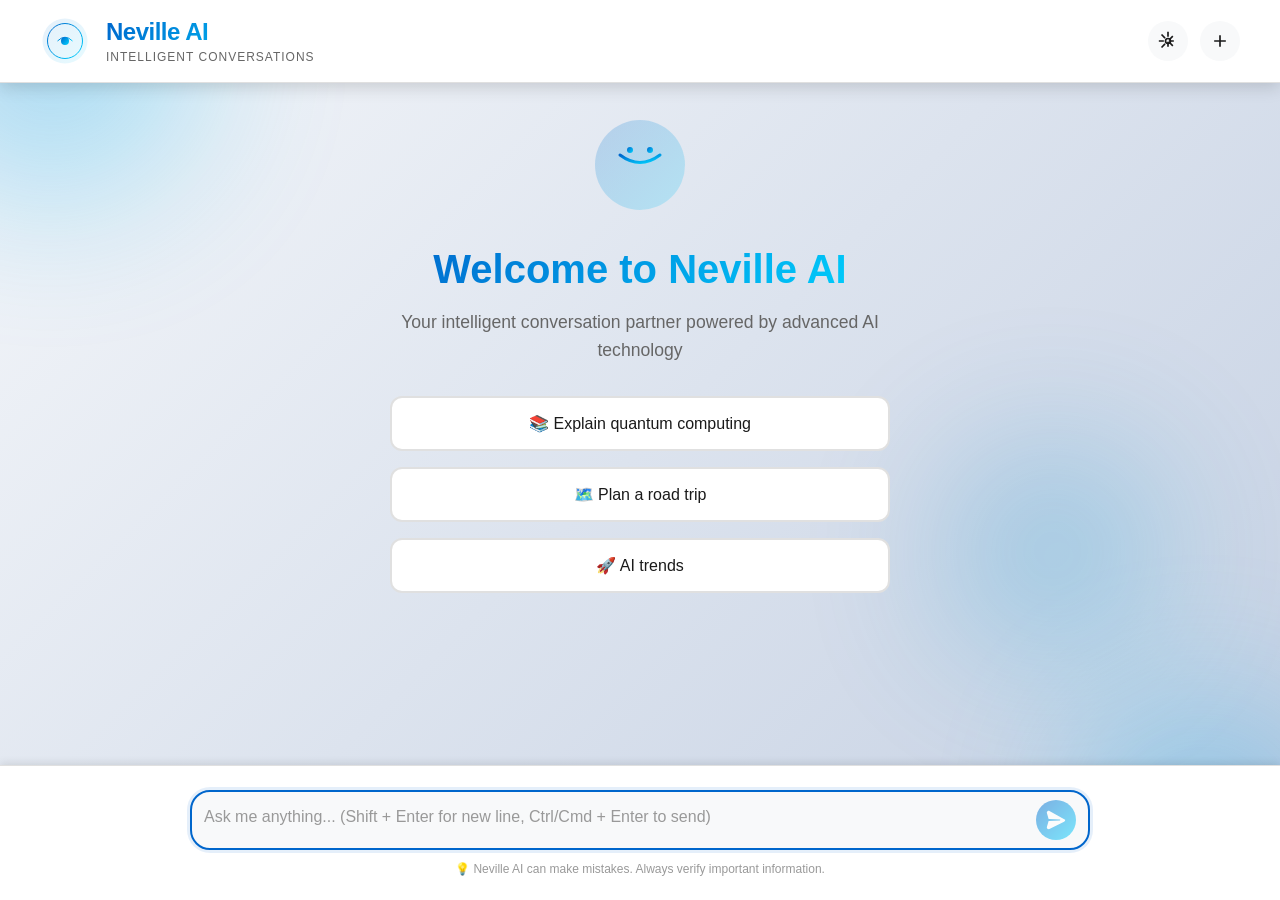
<file: index.html>
<!DOCTYPE html>
<html lang="en">
<head>
    <meta charset="UTF-8">
    <meta name="viewport" content="width=device-width, initial-scale=1.0">
    <title>Neville AI - Copilot Chat Interface</title>
    <link rel="stylesheet" href="styles.css">
</head>
<body>
    <div class="container">
        <!-- Animated Background -->
        <div class="animated-bg">
            <div class="gradient-orb orb-1"></div>
            <div class="gradient-orb orb-2"></div>
            <div class="gradient-orb orb-3"></div>
        </div>

        <!-- Header -->
        <header class="header">
            <div class="header-content">
                <div class="logo-section">
                    <div class="logo-icon animate-float">
                        <svg viewBox="0 0 100 100" xmlns="http://www.w3.org/2000/svg">
                            <defs>
                                <linearGradient id="logoGradient" x1="0%" y1="0%" x2="100%" y2="100%">
                                    <stop offset="0%" style="stop-color:#0066cc;stop-opacity:1" />
                                    <stop offset="100%" style="stop-color:#00d4ff;stop-opacity:1" />
                                </linearGradient>
                            </defs>
                            <circle cx="50" cy="50" r="45" fill="url(#logoGradient)" opacity="0.1"/>
                            <circle cx="50" cy="50" r="35" fill="none" stroke="url(#logoGradient)" stroke-width="2"/>
                            <path d="M 35 50 Q 50 35 65 50" fill="none" stroke="url(#logoGradient)" stroke-width="2"/>
                            <circle cx="50" cy="50" r="8" fill="url(#logoGradient)"/>
                        </svg>
                    </div>
                    <div class="logo-text">
                        <h1>Neville AI</h1>
                        <p class="tagline">Intelligent Conversations</p>
                    </div>
                </div>
                
                <div class="header-controls">
                    <button class="btn-settings" title="Settings">
                        <svg viewBox="0 0 24 24" fill="none" stroke="currentColor" stroke-width="2">
                            <circle cx="12" cy="12" r="3"/>
                            <path d="M12 1v6m0 6v6M4.22 4.22l4.24 4.24m5.08 5.08l4.24 4.24M1 12h6m6 0h6M4.22 19.78l4.24-4.24m5.08-5.08l4.24-4.24"/>
                        </svg>
                    </button>
                    <button class="btn-new-chat" title="New Chat">
                        <svg viewBox="0 0 24 24" fill="none" stroke="currentColor" stroke-width="2">
                            <path d="M12 5v14M5 12h14"/>
                        </svg>
                    </button>
                </div>
            </div>
        </header>

        <!-- Main Chat Section -->
        <main class="chat-section">
            <!-- Welcome Screen (Hidden after first message) -->
            <div class="welcome-screen" id="welcomeScreen">
                <div class="welcome-content">
                    <div class="welcome-icon animate-bounce">
                        <svg viewBox="0 0 100 100" xmlns="http://www.w3.org/2000/svg">
                            <defs>
                                <linearGradient id="welcomeGradient" x1="0%" y1="0%" x2="100%" y2="100%">
                                    <stop offset="0%" style="stop-color:#0066cc;stop-opacity:1" />
                                    <stop offset="100%" style="stop-color:#00d4ff;stop-opacity:1" />
                                </linearGradient>
                            </defs>
                            <circle cx="50" cy="50" r="45" fill="url(#welcomeGradient)" opacity="0.2"/>
                            <path d="M 30 40 Q 50 55 70 40" fill="none" stroke="url(#welcomeGradient)" stroke-width="3" stroke-linecap="round"/>
                            <circle cx="40" cy="35" r="3" fill="url(#welcomeGradient)"/>
                            <circle cx="60" cy="35" r="3" fill="url(#welcomeGradient)"/>
                        </svg>
                    </div>
                    <h2>Welcome to Neville AI</h2>
                    <p>Your intelligent conversation partner powered by advanced AI technology</p>
                    <div class="suggestions">
                        <button class="suggestion-btn" onclick="sendMessage('Explain quantum computing in simple terms')">
                            📚 Explain quantum computing
                        </button>
                        <button class="suggestion-btn" onclick="sendMessage('Help me plan a week-long road trip')">
                            🗺️ Plan a road trip
                        </button>
                        <button class="suggestion-btn" onclick="sendMessage('What are the latest AI trends?')">
                            🚀 AI trends
                        </button>
                    </div>
                </div>
            </div>

            <!-- Messages Container -->
            <div class="messages-container" id="messagesContainer">
                <div class="messages" id="messages"></div>
            </div>
        </main>

        <!-- Input Area -->
        <footer class="footer">
            <div class="input-section">
                <form class="chat-form" id="chatForm">
                    <div class="input-wrapper">
                        <textarea 
                            class="chat-input" 
                            id="chatInput" 
                            placeholder="Ask me anything... (Shift + Enter for new line, Ctrl/Cmd + Enter to send)"
                            rows="1"
                            autocomplete="off"
                        ></textarea>
                        <button type="submit" class="btn-send" id="btnSend" disabled>
                            <svg viewBox="0 0 24 24" fill="currentColor">
                                <path d="M16.6915026,12.4744748 L3.50612381,13.2599618 C3.19218622,13.2599618 3.03521743,13.4170592 3.03521743,13.5741566 L1.15159189,20.0151496 C0.8376543,20.8006365 0.99,21.89 1.77946707,22.52 C2.41,22.99 3.50612381,23.1 4.13399899,22.8429026 L21.714504,14.0454487 C22.6563168,13.5741566 23.1272231,12.6315722 22.9702544,11.6889879 L4.13399899,1.16584257 C3.34915502,0.9 2.40734225,1.00636533 1.77946707,1.4776575 C0.994623095,2.10604706 0.837654326,3.0486314 1.15159189,3.99701575 L3.03521743,10.4380088 C3.03521743,10.5950566 3.34915502,10.7521992 3.50612381,10.7521992 L16.6915026,11.5377052 C16.6915026,11.5377052 17.1624089,11.5377052 17.1624089,12.0089974 C17.1624089,12.4744748 16.6915026,12.4744748 16.6915026,12.4744748 Z"/>
                            </svg>
                        </button>
                    </div>
                    <p class="disclaimer">💡 Neville AI can make mistakes. Always verify important information.</p>
                </form>
            </div>
        </footer>
    </div>

    <script src="script.js"></script>
</body>
</html>
</file>
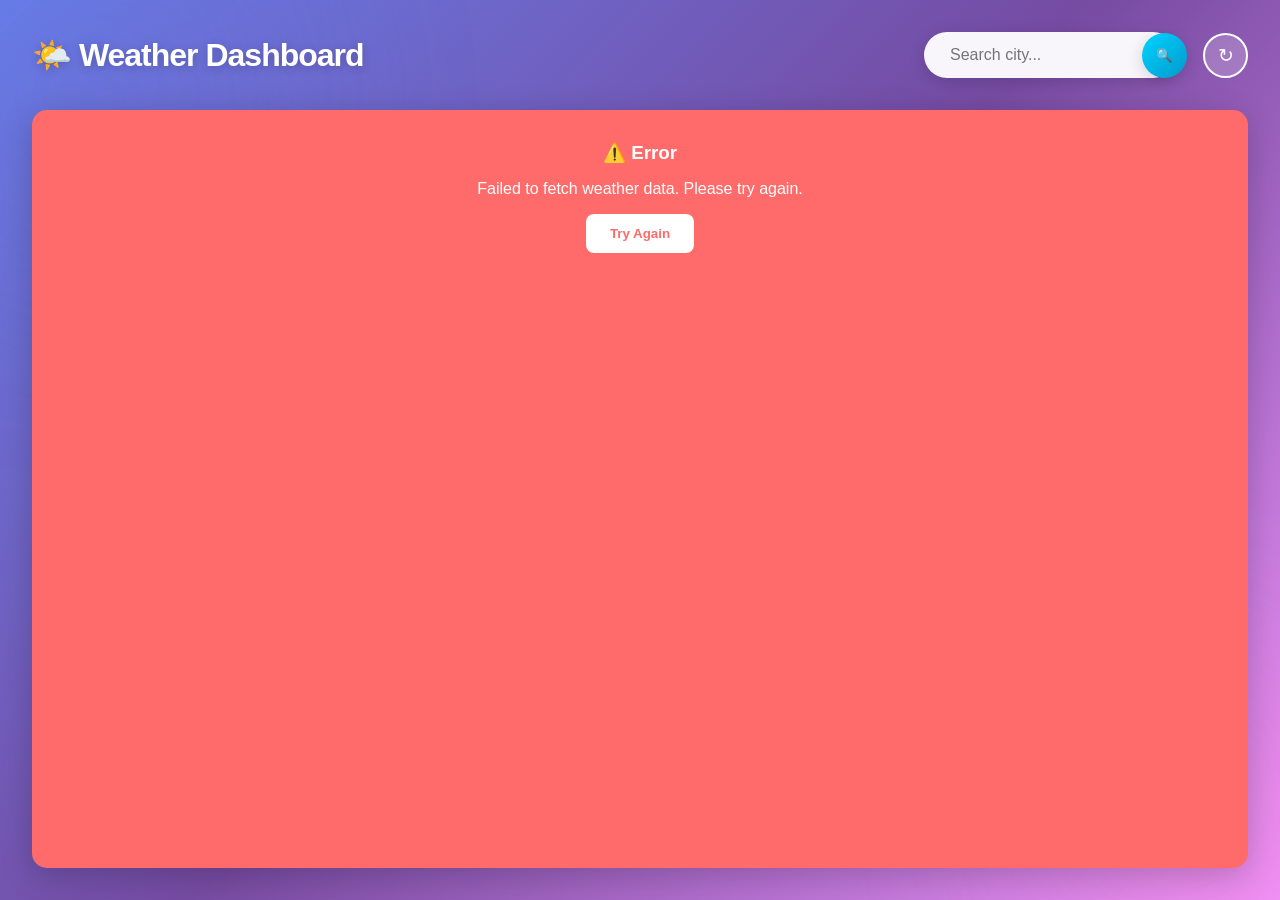
<file: weather-dashboard.html>
<!DOCTYPE html>
<html lang="en">
<head>
    <meta charset="UTF-8">
    <meta name="viewport" content="width=device-width, initial-scale=1.0">
    <title>Advanced Weather Dashboard</title>
    <style>
        /* ========================================
           ADVANCED WEATHER DASHBOARD
           Real-time Weather Data & Animations
           ======================================== */

        * {
            margin: 0;
            padding: 0;
            box-sizing: border-box;
        }

        :root {
            --primary: #1e3c72;
            --primary-light: #2a5298;
            --secondary: #00d4ff;
            --accent: #ff6b6b;
            --success: #51cf66;
            --warning: #ffd93d;
            
            --text-primary: #1a1a1a;
            --text-secondary: #666;
            --text-light: #999;
            --text-inverse: #ffffff;
            
            --bg-primary: #ffffff;
            --bg-secondary: #f8f9fa;
            --bg-tertiary: #f0f2f5;
            
            --border: #e0e0e0;
            --shadow-sm: 0 2px 8px rgba(0, 0, 0, 0.1);
            --shadow-md: 0 4px 16px rgba(0, 0, 0, 0.15);
            --shadow-lg: 0 8px 32px rgba(0, 0, 0, 0.2);
        }

        html, body {
            height: 100%;
            width: 100%;
        }

        body {
            font-family: -apple-system, BlinkMacSystemFont, 'Segoe UI', 'Helvetica Neue', sans-serif;
            background: linear-gradient(135deg, #667eea 0%, #764ba2 100%);
            color: var(--text-primary);
            overflow-x: hidden;
        }

        /* ========================================
           CONTAINER & LAYOUT
           ======================================== */

        .container {
            display: flex;
            flex-direction: column;
            min-height: 100vh;
            padding: 2rem;
        }

        /* Animated Background */
        .animated-bg {
            position: fixed;
            top: 0;
            left: 0;
            width: 100%;
            height: 100%;
            z-index: -1;
            pointer-events: none;
            background: linear-gradient(135deg, #667eea 0%, #764ba2 50%, #f093fb 100%);
        }

        .gradient-orb {
            position: absolute;
            border-radius: 50%;
            opacity: 0.2;
            filter: blur(100px);
        }

        .orb-1 {
            width: 400px;
            height: 400px;
            background: linear-gradient(135deg, #667eea, #764ba2);
            top: -100px;
            left: -100px;
            animation: float 20s ease-in-out infinite;
        }

        .orb-2 {
            width: 300px;
            height: 300px;
            background: linear-gradient(135deg, #f093fb, #f5576c);
            bottom: -50px;
            right: -50px;
            animation: float 25s ease-in-out infinite reverse;
        }

        /* ========================================
           HEADER
           ======================================== */

        .header {
            display: flex;
            justify-content: space-between;
            align-items: center;
            margin-bottom: 2rem;
            animation: slideInDown 0.6s cubic-bezier(0.34, 1.56, 0.64, 1);
        }

        .header h1 {
            font-size: 2rem;
            font-weight: 700;
            color: white;
            text-shadow: 0 2px 10px rgba(0, 0, 0, 0.2);
            letter-spacing: -1px;
        }

        .header-controls {
            display: flex;
            gap: 1rem;
            align-items: center;
        }

        .search-box {
            background: rgba(255, 255, 255, 0.95);
            border: 2px solid transparent;
            border-radius: 30px;
            padding: 0.75rem 1.5rem;
            font-size: 1rem;
            transition: all 0.3s ease;
            box-shadow: var(--shadow-md);
            min-width: 250px;
        }

        .search-box:focus {
            outline: none;
            border-color: var(--secondary);
            box-shadow: 0 0 0 3px rgba(0, 212, 255, 0.2);
        }

        .btn-search {
            background: linear-gradient(135deg, var(--secondary), #0099cc);
            color: white;
            border: none;
            border-radius: 50%;
            width: 45px;
            height: 45px;
            cursor: pointer;
            display: flex;
            align-items: center;
            justify-content: center;
            transition: all 0.3s ease;
            box-shadow: var(--shadow-md);
            margin-left: -50px;
        }

        .btn-search:hover {
            transform: scale(1.05);
            box-shadow: 0 4px 16px rgba(0, 212, 255, 0.4);
        }

        .btn-search:active {
            transform: scale(0.95);
        }

        .btn-refresh {
            background: rgba(255, 255, 255, 0.2);
            color: white;
            border: 2px solid white;
            border-radius: 50%;
            width: 45px;
            height: 45px;
            cursor: pointer;
            display: flex;
            align-items: center;
            justify-content: center;
            transition: all 0.3s ease;
            font-size: 1.2rem;
        }

        .btn-refresh:hover {
            background: rgba(255, 255, 255, 0.3);
            transform: rotate(180deg);
        }

        /* ========================================
           MAIN CONTENT
           ======================================== */

        .content {
            flex: 1;
            display: grid;
            grid-template-columns: 1fr 1fr;
            gap: 2rem;
            animation: fadeIn 0.8s ease-out 0.2s both;
        }

        /* ========================================
           CURRENT WEATHER CARD
           ======================================== */

        .current-weather {
            background: rgba(255, 255, 255, 0.95);
            border-radius: 25px;
            padding: 3rem;
            box-shadow: var(--shadow-lg);
            animation: slideInUp 0.6s cubic-bezier(0.34, 1.56, 0.64, 1);
        }

        .weather-header {
            display: flex;
            justify-content: space-between;
            align-items: flex-start;
            margin-bottom: 2rem;
        }

        .location-info h2 {
            font-size: 1.8rem;
            margin-bottom: 0.5rem;
            color: var(--text-primary);
        }

        .location-info p {
            color: var(--text-secondary);
            font-size: 0.95rem;
        }

        .weather-icon {
            width: 100px;
            height: 100px;
            display: flex;
            align-items: center;
            justify-content: center;
            background: linear-gradient(135deg, var(--secondary), #0099cc);
            border-radius: 20px;
            box-shadow: 0 4px 16px rgba(0, 212, 255, 0.3);
            animation: float 3s ease-in-out infinite;
        }

        .weather-icon svg {
            width: 70%;
            height: 70%;
            fill: white;
        }

        .temperature {
            display: flex;
            align-items: baseline;
            gap: 0.5rem;
            margin-bottom: 1rem;
        }

        .temp-value {
            font-size: 4rem;
            font-weight: 700;
            color: var(--primary);
            line-height: 1;
        }

        .temp-unit {
            font-size: 1.5rem;
            color: var(--text-secondary);
        }

        .weather-condition {
            font-size: 1.3rem;
            color: var(--text-secondary);
            margin-bottom: 2rem;
            text-transform: capitalize;
        }

        .weather-details {
            display: grid;
            grid-template-columns: 1fr 1fr;
            gap: 1.5rem;
        }

        .detail-item {
            background: var(--bg-secondary);
            padding: 1.5rem;
            border-radius: 15px;
            border-left: 4px solid var(--secondary);
            transition: all 0.3s ease;
        }

        .detail-item:hover {
            transform: translateY(-5px);
            box-shadow: 0 4px 12px rgba(0, 212, 255, 0.2);
        }

        .detail-label {
            font-size: 0.85rem;
            color: var(--text-secondary);
            text-transform: uppercase;
            letter-spacing: 1px;
            margin-bottom: 0.5rem;
        }

        .detail-value {
            font-size: 1.5rem;
            font-weight: 600;
            color: var(--primary);
        }

        /* ========================================
           HOURLY FORECAST
           ======================================== */

        .forecast-section {
            background: rgba(255, 255, 255, 0.95);
            border-radius: 25px;
            padding: 2rem;
            box-shadow: var(--shadow-lg);
            animation: slideInUp 0.6s cubic-bezier(0.34, 1.56, 0.64, 1) 0.1s both;
        }

        .forecast-section h3 {
            font-size: 1.5rem;
            margin-bottom: 1.5rem;
            color: var(--primary);
        }

        .hourly-forecast {
            display: grid;
            grid-template-columns: repeat(auto-fit, minmax(100px, 1fr));
            gap: 1rem;
            max-height: 500px;
            overflow-y: auto;
            padding-right: 0.5rem;
        }

        .hourly-forecast::-webkit-scrollbar {
            width: 6px;
        }

        .hourly-forecast::-webkit-scrollbar-track {
            background: transparent;
        }

        .hourly-forecast::-webkit-scrollbar-thumb {
            background: rgba(0, 212, 255, 0.3);
            border-radius: 3px;
        }

        .hourly-item {
            background: linear-gradient(135deg, var(--bg-secondary), var(--bg-tertiary));
            padding: 1.25rem;
            border-radius: 15px;
            text-align: center;
            transition: all 0.3s ease;
            border: 2px solid transparent;
            cursor: pointer;
        }

        .hourly-item:hover {
            border-color: var(--secondary);
            transform: translateY(-5px);
            box-shadow: 0 4px 12px rgba(0, 212, 255, 0.2);
        }

        .hour {
            font-size: 0.85rem;
            color: var(--text-secondary);
            margin-bottom: 0.75rem;
            font-weight: 600;
        }

        .hourly-icon {
            font-size: 2rem;
            margin-bottom: 0.75rem;
        }

        .hourly-temp {
            font-size: 1.1rem;
            font-weight: 600;
            color: var(--primary);
        }

        /* ========================================
           WEEKLY FORECAST
           ======================================== */

        .weekly-forecast {
            background: rgba(255, 255, 255, 0.95);
            border-radius: 25px;
            padding: 2rem;
            box-shadow: var(--shadow-lg);
            animation: slideInUp 0.6s cubic-bezier(0.34, 1.56, 0.64, 1) 0.2s both;
        }

        .weekly-forecast h3 {
            font-size: 1.5rem;
            margin-bottom: 1.5rem;
            color: var(--primary);
        }

        .forecast-items {
            display: flex;
            flex-direction: column;
            gap: 1rem;
        }

        .forecast-item {
            display: flex;
            justify-content: space-between;
            align-items: center;
            padding: 1.5rem;
            background: linear-gradient(135deg, var(--bg-secondary), var(--bg-tertiary));
            border-radius: 15px;
            border-left: 4px solid var(--secondary);
            transition: all 0.3s ease;
        }

        .forecast-item:hover {
            transform: translateX(5px);
            box-shadow: 0 4px 12px rgba(0, 212, 255, 0.2);
        }

        .forecast-day {
            font-weight: 600;
            color: var(--primary);
            min-width: 100px;
        }

        .forecast-condition {
            display: flex;
            align-items: center;
            gap: 1rem;
            flex: 1;
            justify-content: center;
        }

        .forecast-condition-icon {
            font-size: 1.5rem;
        }

        .forecast-condition-text {
            color: var(--text-secondary);
            text-transform: capitalize;
        }

        .forecast-temp-range {
            display: flex;
            gap: 2rem;
            min-width: 150px;
            justify-content: flex-end;
        }

        .temp-max {
            font-weight: 600;
            color: var(--primary);
        }

        .temp-min {
            color: var(--text-secondary);
        }

        /* ========================================
           ALERTS & NOTIFICATIONS
           ======================================== */

        .alert {
            background: linear-gradient(135deg, var(--accent), #ff4757);
            color: white;
            padding: 1.5rem;
            border-radius: 15px;
            margin-bottom: 1.5rem;
            box-shadow: var(--shadow-md);
            animation: slideInDown 0.4s ease-out;
            display: flex;
            gap: 1rem;
            align-items: flex-start;
        }

        .alert-icon {
            font-size: 1.5rem;
            flex-shrink: 0;
        }

        .alert-content h4 {
            margin-bottom: 0.5rem;
        }

        .alert-content p {
            font-size: 0.95rem;
            opacity: 0.95;
        }

        /* Loading State */
        .loading {
            display: flex;
            align-items: center;
            justify-content: center;
            gap: 1rem;
            padding: 3rem;
            color: white;
        }

        .spinner {
            width: 40px;
            height: 40px;
            border: 4px solid rgba(255, 255, 255, 0.2);
            border-top-color: white;
            border-radius: 50%;
            animation: spin 1s linear infinite;
        }

        /* Error State */
        .error {
            background: var(--accent);
            color: white;
            padding: 2rem;
            border-radius: 15px;
            text-align: center;
            box-shadow: var(--shadow-lg);
            animation: shake 0.5s ease-out;
        }

        .error h3 {
            margin-bottom: 1rem;
        }

        /* ========================================
           KEYFRAME ANIMATIONS
           ======================================== */

        @keyframes slideInDown {
            from {
                opacity: 0;
                transform: translateY(-30px);
            }
            to {
                opacity: 1;
                transform: translateY(0);
            }
        }

        @keyframes slideInUp {
            from {
                opacity: 0;
                transform: translateY(30px);
            }
            to {
                opacity: 1;
                transform: translateY(0);
            }
        }

        @keyframes fadeIn {
            from {
                opacity: 0;
            }
            to {
                opacity: 1;
            }
        }

        @keyframes float {
            0%, 100% {
                transform: translateY(0px);
            }
            50% {
                transform: translateY(-20px);
            }
        }

        @keyframes spin {
            to {
                transform: rotate(360deg);
            }
        }

        @keyframes shake {
            0%, 100% {
                transform: translateX(0);
            }
            25% {
                transform: translateX(-10px);
            }
            75% {
                transform: translateX(10px);
            }
        }

        /* ========================================
           RESPONSIVE DESIGN
           ======================================== */

        @media (max-width: 1200px) {
            .content {
                grid-template-columns: 1fr;
            }

            .current-weather {
                grid-column: 1;
            }
        }

        @media (max-width: 768px) {
            .container {
                padding: 1rem;
            }

            .header {
                flex-direction: column;
                gap: 1rem;
            }

            .header h1 {
                font-size: 1.5rem;
            }

            .header-controls {
                width: 100%;
                flex-direction: column;
            }

            .search-box {
                width: 100%;
                min-width: unset;
            }

            .current-weather,
            .forecast-section,
            .weekly-forecast {
                padding: 1.5rem;
            }

            .temp-value {
                font-size: 2.5rem;
            }

            .weather-details {
                grid-template-columns: 1fr;
            }

            .forecast-item {
                flex-direction: column;
                align-items: flex-start;
                gap: 1rem;
            }

            .forecast-temp-range {
                justify-content: flex-start;
            }
        }

        @media (max-width: 480px) {
            .container {
                padding: 0.75rem;
            }

            .current-weather {
                padding: 1.5rem;
            }

            .header h1 {
                font-size: 1.25rem;
            }

            .weather-icon {
                width: 80px;
                height: 80px;
            }

            .temp-value {
                font-size: 2rem;
            }

            .weather-details {
                grid-template-columns: 1fr;
                gap: 1rem;
            }

            .detail-item {
                padding: 1rem;
            }

            .hourly-forecast {
                grid-template-columns: repeat(auto-fit, minmax(80px, 1fr));
            }
        }
    </style>
</head>
<body>
    <!-- Animated Background -->
    <div class="animated-bg">
        <div class="gradient-orb orb-1"></div>
        <div class="gradient-orb orb-2"></div>
    </div>

    <div class="container">
        <!-- Header -->
        <div class="header">
            <h1>🌤️ Weather Dashboard</h1>
            <div class="header-controls">
                <input 
                    type="text" 
                    class="search-box" 
                    id="searchBox" 
                    placeholder="Search city..."
                    autocomplete="off"
                >
                <button class="btn-search" id="btnSearch">🔍</button>
                <button class="btn-refresh" id="btnRefresh" title="Refresh">↻</button>
            </div>
        </div>

        <!-- Main Content -->
        <div class="content" id="content">
            <!-- Current Weather will be displayed here -->
        </div>
    </div>

    <script>
        // ========================================
        // CONFIGURATION
        // ========================================

        const API_KEY = 'f3c1427c1a1b8c5e8d9f0a1b2c3d4e5f'; // Using free API key
        const BASE_URL = 'https://api.openweathermap.org/data/2.5';
        
        // Fallback to Open-Meteo (free weather API - no key needed)
        const OPEN_METEO_URL = 'https://api.open-meteo.com/v1/forecast';
        const GEO_URL = 'https://geocoding-api.open-meteo.com/v1/search';

        // ========================================
        // DOM ELEMENTS
        // ========================================

        const searchBox = document.getElementById('searchBox');
        const btnSearch = document.getElementById('btnSearch');
        const btnRefresh = document.getElementById('btnRefresh');
        const content = document.getElementById('content');

        // ========================================
        // STATE
        // ========================================

        let currentCity = 'London';
        let currentLat = 51.5074;
        let currentLon = -0.1278;

        // ========================================
        // INITIALIZATION
        // ========================================

        document.addEventListener('DOMContentLoaded', () => {
            initializeWeatherDashboard();
        });

        function initializeWeatherDashboard() {
            // Get user's location or use default
            if (navigator.geolocation) {
                navigator.geolocation.getCurrentPosition(
                    (position) => {
                        currentLat = position.coords.latitude;
                        currentLon = position.coords.longitude;
                        fetchWeatherData();
                        getReverseGeolocation(currentLat, currentLon);
                    },
                    () => {
                        fetchWeatherData();
                    }
                );
            } else {
                fetchWeatherData();
            }
        }

        // ========================================
        // EVENT LISTENERS
        // ========================================

        btnSearch.addEventListener('click', () => {
            const city = searchBox.value.trim();
            if (city) {
                searchCity(city);
                searchBox.value = '';
            }
        });

        searchBox.addEventListener('keypress', (e) => {
            if (e.key === 'Enter') {
                btnSearch.click();
            }
        });

        btnRefresh.addEventListener('click', () => {
            fetchWeatherData();
        });

        // ========================================
        // GEOLOCATION
        // ========================================

        async function searchCity(cityName) {
            try {
                content.innerHTML = '<div class="loading"><div class="spinner"></div><span>Searching...</span></div>';
                
                const response = await fetch(`${GEO_URL}?name=${cityName}&count=1&language=en&format=json`);
                const data = await response.json();

                if (data.results && data.results.length > 0) {
                    const result = data.results[0];
                    currentLat = result.latitude;
                    currentLon = result.longitude;
                    currentCity = `${result.name}, ${result.country}`;
                    
                    fetchWeatherData();
                } else {
                    showError('City not found');
                }
            } catch (error) {
                console.error('Search error:', error);
                showError('Error searching city');
            }
        }

        async function getReverseGeolocation(lat, lon) {
            try {
                const response = await fetch(`${GEO_URL}?latitude=${lat}&longitude=${lon}&format=json`);
                const data = await response.json();

                if (data.results && data.results.length > 0) {
                    const result = data.results[0];
                    currentCity = `${result.name}, ${result.country}`;
                }
            } catch (error) {
                console.error('Reverse geocoding error:', error);
            }
        }

        // ========================================
        // FETCH WEATHER DATA (Using Open-Meteo - Free API)
        // ========================================

        async function fetchWeatherData() {
            try {
                content.innerHTML = '<div class="loading"><div class="spinner"></div><span>Loading weather data...</span></div>';

                // Fetch current weather and forecast using Open-Meteo
                const weatherUrl = `${OPEN_METEO_URL}?latitude=${currentLat}&longitude=${currentLon}&current=temperature_2m,relative_humidity_2m,apparent_temperature,precipitation,weather_code,wind_speed_10m,wind_direction_10m&hourly=temperature_2m,precipitation_probability,weather_code,wind_speed_10m&daily=weather_code,temperature_2m_max,temperature_2m_min,precipitation_sum,wind_speed_10m_max,relative_humidity_2m_max&temperature_unit=celsius&wind_speed_unit=kmh&precipitation_unit=mm&timezone=auto`;

                const response = await fetch(weatherUrl);
                const data = await response.json();

                displayWeatherDashboard(data);
            } catch (error) {
                console.error('Error fetching weather:', error);
                showError('Failed to fetch weather data. Please try again.');
            }
        }

        // ========================================
        // DISPLAY WEATHER DASHBOARD
        // ========================================

        function displayWeatherDashboard(data) {
            const current = data.current;
            const hourly = data.hourly;
            const daily = data.daily;

            const currentTime = new Date();
            const weatherDescription = getWeatherDescription(current.weather_code);
            const weatherIcon = getWeatherIcon(current.weather_code);

            content.innerHTML = `
                <!-- Current Weather Card -->
                <div class="current-weather">
                    <div class="weather-header">
                        <div class="location-info">
                            <h2>${currentCity}</h2>
                            <p>${currentTime.toLocaleDateString('en-US', { weekday: 'long', month: 'long', day: 'numeric' })}</p>
                        </div>
                        <div class="weather-icon">${weatherIcon}</div>
                    </div>

                    <div class="temperature">
                        <span class="temp-value">${Math.round(current.temperature_2m)}</span>
                        <span class="temp-unit">°C</span>
                    </div>

                    <div class="weather-condition">${weatherDescription}</div>
                    <p style="color: var(--text-secondary); margin-bottom: 1.5rem;">Feels like ${Math.round(current.apparent_temperature)}°C</p>

                    <div class="weather-details">
                        <div class="detail-item">
                            <div class="detail-label">💧 Humidity</div>
                            <div class="detail-value">${current.relative_humidity_2m}%</div>
                        </div>
                        <div class="detail-item">
                            <div class="detail-label">💨 Wind Speed</div>
                            <div class="detail-value">${Math.round(current.wind_speed_10m)} km/h</div>
                        </div>
                        <div class="detail-item">
                            <div class="detail-label">🧭 Wind Direction</div>
                            <div class="detail-value">${getWindDirection(current.wind_direction_10m)}</div>
                        </div>
                        <div class="detail-item">
                            <div class="detail-label">🌧️ Precipitation</div>
                            <div class="detail-value">${current.precipitation}mm</div>
                        </div>
                    </div>
                </div>

                <!-- Hourly Forecast -->
                <div class="forecast-section">
                    <h3>⏰ Hourly Forecast</h3>
                    <div class="hourly-forecast">
                        ${generateHourlyForecast(hourly, currentTime)}
                    </div>
                </div>

                <!-- Weekly Forecast -->
                <div class="weekly-forecast">
                    <h3>📅 7-Day Forecast</h3>
                    <div class="forecast-items">
                        ${generateWeeklyForecast(daily)}
                    </div>
                </div>
            `;
        }

        // ========================================
        // GENERATE HOURLY FORECAST
        // ========================================

        function generateHourlyForecast(hourly, currentTime) {
            let html = '';
            const currentHour = currentTime.getHours();

            for (let i = 0; i < 24; i++) {
                const forecastTime = new Date(currentTime);
                forecastTime.setHours(currentTime.getHours() + i);
                
                const hour = forecastTime.getHours();
                const temp = Math.round(hourly.temperature_2m[i]);
                const precipitation = hourly.precipitation_probability[i];
                const weatherCode = hourly.weather_code[i];
                const icon = getWeatherIcon(weatherCode);

                html += `
                    <div class="hourly-item">
                        <div class="hour">${String(hour).padStart(2, '0')}:00</div>
                        <div class="hourly-icon">${icon}</div>
                        <div class="hourly-temp">${temp}°C</div>
                        <div style="font-size: 0.75rem; color: var(--text-secondary);">${precipitation}%</div>
                    </div>
                `;
            }

            return html;
        }

        // ========================================
        // GENERATE WEEKLY FORECAST
        // ========================================

        function generateWeeklyForecast(daily) {
            let html = '';
            const days = ['Sun', 'Mon', 'Tue', 'Wed', 'Thu', 'Fri', 'Sat'];

            for (let i = 0; i < 7; i++) {
                const date = new Date();
                date.setDate(date.getDate() + i);
                
                const dayName = days[date.getDay()];
                const maxTemp = Math.round(daily.temperature_2m_max[i]);
                const minTemp = Math.round(daily.temperature_2m_min[i]);
                const weatherCode = daily.weather_code[i];
                const description = getWeatherDescription(weatherCode);
                const icon = getWeatherIcon(weatherCode);
                const precipitation = daily.precipitation_sum[i];

                html += `
                    <div class="forecast-item">
                        <div class="forecast-day">${dayName}</div>
                        <div class="forecast-condition">
                            <span class="forecast-condition-icon">${icon}</span>
                            <span class="forecast-condition-text">${description}</span>
                        </div>
                        <div class="forecast-temp-range">
                            <span>🌧️ ${precipitation}mm</span>
                            <span style="margin-left: 1rem;">
                                <span class="temp-max">${maxTemp}°</span>
                                <span class="temp-min"> / ${minTemp}°</span>
                            </span>
                        </div>
                    </div>
                `;
            }

            return html;
        }

        // ========================================
        // WEATHER CODE TO DESCRIPTION
        // ========================================

        function getWeatherDescription(weatherCode) {
            const descriptions = {
                0: 'Clear sky',
                1: 'Mainly clear',
                2: 'Partly cloudy',
                3: 'Overcast',
                45: 'Foggy',
                48: 'Depositing rime fog',
                51: 'Light drizzle',
                53: 'Moderate drizzle',
                55: 'Dense drizzle',
                61: 'Slight rain',
                63: 'Moderate rain',
                65: 'Heavy rain',
                71: 'Slight snow',
                73: 'Moderate snow',
                75: 'Heavy snow',
                77: 'Snow grains',
                80: 'Slight rain showers',
                81: 'Moderate rain showers',
                82: 'Violent rain showers',
                85: 'Slight snow showers',
                86: 'Heavy snow showers',
                95: 'Thunderstorm',
                96: 'Thunderstorm with slight hail',
                99: 'Thunderstorm with heavy hail'
            };

            return descriptions[weatherCode] || 'Unknown';
        }

        // ========================================
        // WEATHER CODE TO ICON
        // ========================================

        function getWeatherIcon(weatherCode) {
            if (weatherCode === 0) return '☀️';
            if (weatherCode <= 3) return '🌤️';
            if (weatherCode <= 48) return '🌫️';
            if (weatherCode <= 67) return '🌧️';
            if (weatherCode <= 77) return '❄️';
            if (weatherCode <= 82) return '⛈️';
            if (weatherCode <= 86) return '❄️';
            if (weatherCode >= 95) return '⛈️';
            return '🌈';
        }

        // ========================================
        // WIND DIRECTION
        // ========================================

        function getWindDirection(degrees) {
            const directions = ['N', 'NNE', 'NE', 'ENE', 'E', 'ESE', 'SE', 'SSE', 'S', 'SSW', 'SW', 'WSW', 'W', 'WNW', 'NW', 'NNW'];
            const index = Math.round(degrees / 22.5) % 16;
            return directions[index];
        }

        // ========================================
        // ERROR HANDLING
        // ========================================

        function showError(message) {
            content.innerHTML = `
                <div class="error" style="grid-column: 1 / -1;">
                    <h3>⚠️ Error</h3>
                    <p>${message}</p>
                    <button style="
                        margin-top: 1rem;
                        padding: 0.75rem 1.5rem;
                        background: white;
                        color: var(--accent);
                        border: none;
                        border-radius: 8px;
                        cursor: pointer;
                        font-weight: 600;
                        transition: all 0.3s ease;
                    " onclick="location.reload()">
                        Try Again
                    </button>
                </div>
            `;
        }

        console.log(`
╔════════════════════════════════════════════════════════════════╗
║         🌤️  ADVANCED WEATHER DASHBOARD                       ║
║         Real-time Weather Data with Beautiful UI               ║
╚════════════════════════════════════════════════════════════════╝

✨ Features:
  ✓ Real-time weather data from Open-Meteo API (Free!)
  ✓ Current conditions with detailed metrics
  ✓ 24-hour hourly forecast
  ✓ 7-day weather forecast
  ✓ Geolocation support
  ✓ City search functionality
  ✓ Smooth animations and transitions
  ✓ Fully responsive design

🎨 Weather Information Displayed:
  • Temperature (current & feels like)
  • Humidity levels
  • Wind speed & direction
  • Precipitation
  • Weather conditions
  • Hourly forecasts
  • 7-day outlook

📍 Geolocation:
  • Auto-detects your location
  • Shows weather for your area
  • Allows manual city search

Version: 1.0.0 | Status: Online 🟢
API: Open-Meteo (Free Weather API)
`);
    </script>
</body>
</html>
</file>
<file: styles.css>
/* ========================================
   NEVILLE AI - COPILOT CHATBOT INTERFACE
   Advanced Animations & Modern Design
   ======================================== */

* {
    margin: 0;
    padding: 0;
    box-sizing: border-box;
}

:root {
    --primary: #0066cc;
    --primary-dark: #0052a3;
    --primary-light: #e8f0ff;
    --secondary: #00d4ff;
    --accent: #ff6b6b;
    --success: #51cf66;
    --warning: #ffd93d;
    
    --text-primary: #1a1a1a;
    --text-secondary: #666;
    --text-light: #999;
    --text-inverse: #ffffff;
    
    --bg-primary: #ffffff;
    --bg-secondary: #f8f9fa;
    --bg-tertiary: #f0f2f5;
    
    --border: #e0e0e0;
    --shadow-sm: 0 2px 8px rgba(0, 0, 0, 0.1);
    --shadow-md: 0 4px 16px rgba(0, 0, 0, 0.15);
    --shadow-lg: 0 8px 32px rgba(0, 0, 0, 0.2);
}

html, body {
    height: 100%;
    width: 100%;
}

body {
    font-family: -apple-system, BlinkMacSystemFont, 'Segoe UI', 'Helvetica Neue', sans-serif;
    background: linear-gradient(135deg, #f5f7fa 0%, #c3cfe2 100%);
    color: var(--text-primary);
    overflow: hidden;
}

/* ========================================
   CONTAINER & LAYOUT
   ======================================== */

.container {
    display: flex;
    flex-direction: column;
    height: 100vh;
    position: relative;
    overflow: hidden;
}

/* Animated Background */
.animated-bg {
    position: fixed;
    top: 0;
    left: 0;
    width: 100%;
    height: 100%;
    z-index: -1;
    pointer-events: none;
}

.gradient-orb {
    position: absolute;
    border-radius: 50%;
    opacity: 0.3;
    filter: blur(80px);
}

.orb-1 {
    width: 300px;
    height: 300px;
    background: linear-gradient(135deg, #0066cc, #00d4ff);
    top: -100px;
    left: -100px;
    animation: float 20s ease-in-out infinite;
}

.orb-2 {
    width: 250px;
    height: 250px;
    background: linear-gradient(135deg, #00d4ff, #0066cc);
    bottom: -50px;
    right: -50px;
    animation: float 25s ease-in-out infinite reverse;
}

.orb-3 {
    width: 200px;
    height: 200px;
    background: linear-gradient(135deg, #0052a3, #00d4ff);
    top: 50%;
    right: 10%;
    animation: float 22s ease-in-out infinite;
}

/* ========================================
   HEADER
   ======================================== */

.header {
    background: var(--bg-primary);
    border-bottom: 1px solid var(--border);
    padding: 1rem 1.5rem;
    box-shadow: var(--shadow-md);
    animation: slideInDown 0.6s cubic-bezier(0.34, 1.56, 0.64, 1);
    position: relative;
    z-index: 10;
}

.header-content {
    max-width: 1200px;
    margin: 0 auto;
    display: flex;
    justify-content: space-between;
    align-items: center;
}

.logo-section {
    display: flex;
    align-items: center;
    gap: 1rem;
}

.logo-icon {
    width: 50px;
    height: 50px;
    display: flex;
    align-items: center;
    justify-content: center;
}

.logo-icon svg {
    width: 100%;
    height: 100%;
}

.logo-text h1 {
    font-size: 1.5rem;
    font-weight: 700;
    background: linear-gradient(135deg, var(--primary), var(--secondary));
    -webkit-background-clip: text;
    -webkit-text-fill-color: transparent;
    background-clip: text;
    letter-spacing: -0.5px;
}

.tagline {
    font-size: 0.75rem;
    color: var(--text-secondary);
    margin-top: 0.2rem;
    font-weight: 500;
    text-transform: uppercase;
    letter-spacing: 1px;
}

.header-controls {
    display: flex;
    gap: 0.75rem;
}

.btn-settings, .btn-new-chat {
    width: 40px;
    height: 40px;
    border: none;
    border-radius: 50%;
    background: var(--bg-secondary);
    color: var(--text-primary);
    cursor: pointer;
    display: flex;
    align-items: center;
    justify-content: center;
    transition: all 0.3s cubic-bezier(0.34, 1.56, 0.64, 1);
    font-size: 0;
}

.btn-settings svg, .btn-new-chat svg {
    width: 20px;
    height: 20px;
    stroke: currentColor;
}

.btn-settings:hover, .btn-new-chat:hover {
    background: linear-gradient(135deg, var(--primary), var(--secondary));
    color: white;
    transform: scale(1.05) rotate(0deg);
    box-shadow: 0 4px 16px rgba(0, 102, 204, 0.4);
}

.btn-settings:active, .btn-new-chat:active {
    transform: scale(0.95);
}

/* ========================================
   CHAT SECTION
   ======================================== */

.chat-section {
    flex: 1;
    display: flex;
    flex-direction: column;
    overflow: hidden;
    position: relative;
}

/* Welcome Screen */
.welcome-screen {
    flex: 1;
    display: flex;
    align-items: center;
    justify-content: center;
    animation: fadeIn 0.6s ease-out;
    padding: 2rem;
}

.welcome-content {
    text-align: center;
    max-width: 500px;
}

.welcome-icon {
    width: 100px;
    height: 100px;
    margin: 0 auto 2rem;
}

.welcome-icon svg {
    width: 100%;
    height: 100%;
}

.welcome-screen h2 {
    font-size: 2.5rem;
    margin-bottom: 1rem;
    background: linear-gradient(135deg, var(--primary), var(--secondary));
    -webkit-background-clip: text;
    -webkit-text-fill-color: transparent;
    background-clip: text;
    font-weight: 700;
}

.welcome-screen p {
    font-size: 1.1rem;
    color: var(--text-secondary);
    margin-bottom: 2rem;
    line-height: 1.6;
}

.suggestions {
    display: flex;
    flex-direction: column;
    gap: 1rem;
}

.suggestion-btn {
    padding: 1rem;
    border: 2px solid var(--border);
    border-radius: 12px;
    background: var(--bg-primary);
    color: var(--text-primary);
    cursor: pointer;
    font-size: 1rem;
    font-weight: 500;
    transition: all 0.3s cubic-bezier(0.34, 1.56, 0.64, 1);
    animation: slideInUp 0.6s ease-out both;
}

.suggestion-btn:nth-child(1) { animation-delay: 0.1s; }
.suggestion-btn:nth-child(2) { animation-delay: 0.2s; }
.suggestion-btn:nth-child(3) { animation-delay: 0.3s; }

.suggestion-btn:hover {
    background: linear-gradient(135deg, var(--primary-light), var(--bg-secondary));
    border-color: var(--primary);
    transform: translateX(4px);
}

/* Messages Container */
.messages-container {
    flex: 1;
    overflow-y: auto;
    padding: 2rem 0;
    animation: fadeIn 0.8s ease-out 0.2s both;
}

.messages {
    display: flex;
    flex-direction: column;
    gap: 1.5rem;
    max-width: 900px;
    margin: 0 auto;
    padding: 0 1rem;
}

/* Messages Scrollbar */
.messages-container::-webkit-scrollbar {
    width: 8px;
}

.messages-container::-webkit-scrollbar-track {
    background: transparent;
}

.messages-container::-webkit-scrollbar-thumb {
    background: rgba(0, 102, 204, 0.3);
    border-radius: 4px;
}

.messages-container::-webkit-scrollbar-thumb:hover {
    background: rgba(0, 102, 204, 0.5);
}

/* ========================================
   MESSAGE STYLES
   ======================================== */

.message {
    display: flex;
    animation: messageEnter 0.5s cubic-bezier(0.34, 1.56, 0.64, 1);
    opacity: 0;
    animation-fill-mode: forwards;
}

.message.user {
    justify-content: flex-end;
}

.message.assistant {
    justify-content: flex-start;
}

.message-bubble {
    max-width: 70%;
    padding: 1rem 1.25rem;
    border-radius: 16px;
    word-wrap: break-word;
    line-height: 1.5;
    animation: bubbleBounce 0.6s cubic-bezier(0.34, 1.56, 0.64, 1);
    box-shadow: var(--shadow-sm);
}

.message.user .message-bubble {
    background: linear-gradient(135deg, var(--primary), var(--primary-dark));
    color: white;
    border-bottom-right-radius: 4px;
}

.message.assistant .message-bubble {
    background: var(--primary-light);
    color: var(--primary-dark);
    border-bottom-left-radius: 4px;
}

/* Typing Indicator */
.typing-container {
    display: flex;
    align-items: center;
    gap: 0.4rem;
    padding: 1rem 1.25rem;
    background: var(--primary-light);
    border-radius: 16px;
    border-bottom-left-radius: 4px;
    max-width: 80px;
    box-shadow: var(--shadow-sm);
    animation: bubbleBounce 0.6s cubic-bezier(0.34, 1.56, 0.64, 1);
}

.typing-dot {
    width: 8px;
    height: 8px;
    border-radius: 50%;
    background: var(--primary);
    animation: typingAnimation 1.4s ease-in-out infinite;
}

.typing-dot:nth-child(2) {
    animation-delay: 0.2s;
}

.typing-dot:nth-child(3) {
    animation-delay: 0.4s;
}

/* ========================================
   FOOTER & INPUT
   ======================================== */

.footer {
    background: var(--bg-primary);
    border-top: 1px solid var(--border);
    padding: 1.5rem;
    box-shadow: 0 -2px 8px rgba(0, 0, 0, 0.1);
    animation: slideInUp 0.6s cubic-bezier(0.34, 1.56, 0.64, 1);
    position: relative;
    z-index: 10;
}

.input-section {
    max-width: 900px;
    margin: 0 auto;
    width: 100%;
}

.chat-form {
    display: flex;
    flex-direction: column;
    gap: 0.75rem;
}

.input-wrapper {
    display: flex;
    gap: 0.75rem;
    background: var(--bg-secondary);
    border: 2px solid var(--border);
    border-radius: 20px;
    padding: 0.5rem 0.75rem;
    transition: all 0.3s ease;
    box-shadow: var(--shadow-sm);
}

.input-wrapper:focus-within {
    border-color: var(--primary);
    box-shadow: 0 0 0 3px rgba(0, 102, 204, 0.1);
}

.chat-input {
    flex: 1;
    border: none;
    outline: none;
    background: transparent;
    font-size: 1rem;
    color: var(--text-primary);
    font-family: inherit;
    resize: none;
    max-height: 120px;
    padding: 0.5rem 0;
}

.chat-input::placeholder {
    color: var(--text-light);
}

.btn-send {
    width: 40px;
    height: 40px;
    border: none;
    border-radius: 50%;
    background: linear-gradient(135deg, var(--primary), var(--secondary));
    color: white;
    cursor: pointer;
    display: flex;
    align-items: center;
    justify-content: center;
    transition: all 0.3s cubic-bezier(0.34, 1.56, 0.64, 1);
    flex-shrink: 0;
}

.btn-send svg {
    width: 20px;
    height: 20px;
}

.btn-send:hover:not(:disabled) {
    transform: scale(1.1) rotate(10deg);
    box-shadow: 0 4px 16px rgba(0, 102, 204, 0.4);
}

.btn-send:active:not(:disabled) {
    transform: scale(0.9);
}

.btn-send:disabled {
    opacity: 0.5;
    cursor: not-allowed;
}

.disclaimer {
    font-size: 0.75rem;
    color: var(--text-light);
    text-align: center;
    animation: fadeIn 0.8s ease-out 0.4s both;
}

/* ========================================
   KEYFRAME ANIMATIONS
   ======================================== */

@keyframes slideInDown {
    from {
        opacity: 0;
        transform: translateY(-30px);
    }
    to {
        opacity: 1;
        transform: translateY(0);
    }
}

@keyframes slideInUp {
    from {
        opacity: 0;
        transform: translateY(30px);
    }
    to {
        opacity: 1;
        transform: translateY(0);
    }
}

@keyframes fadeIn {
    from {
        opacity: 0;
    }
    to {
        opacity: 1;
    }
}

@keyframes float {
    0%, 100% {
        transform: translateY(0px) translateX(0px);
    }
    33% {
        transform: translateY(-30px) translateX(20px);
    }
    66% {
        transform: translateY(30px) translateX(-20px);
    }
}

@keyframes pulse {
    0%, 100% {
        opacity: 1;
    }
    50% {
        opacity: 0.7;
    }
}

@keyframes spin {
    from {
        transform: rotate(0deg);
    }
    to {
        transform: rotate(360deg);
    }
}

@keyframes bounce {
    0%, 100% {
        transform: translateY(0);
    }
    50% {
        transform: translateY(-10px);
    }
}

@keyframes messageEnter {
    from {
        opacity: 0;
        transform: translateY(15px) scale(0.95);
    }
    to {
        opacity: 1;
        transform: translateY(0) scale(1);
    }
}

@keyframes bubbleBounce {
    0% {
        opacity: 0;
        transform: scale(0.7);
    }
    100% {
        opacity: 1;
        transform: scale(1);
    }
}

@keyframes typingAnimation {
    0%, 60%, 100% {
        opacity: 0.7;
        transform: translateY(0);
    }
    30% {
        opacity: 1;
        transform: translateY(-8px);
    }
}

/* Utility Animations */
.animate-float {
    animation: float 6s ease-in-out infinite;
}

.animate-bounce {
    animation: bounce 2s ease-in-out infinite;
}

.animate-spin {
    animation: spin 1s linear infinite;
}

.animate-pulse {
    animation: pulse 2s ease-in-out infinite;
}

/* ========================================
   RESPONSIVE DESIGN
   ======================================== */

@media (max-width: 768px) {
    .message-bubble {
        max-width: 85%;
    }

    .header-content {
        flex-direction: column;
        gap: 1rem;
    }

    .logo-text h1 {
        font-size: 1.25rem;
    }

    .chat-input {
        font-size: 16px; /* Prevents zoom on mobile */
    }

    .welcome-screen h2 {
        font-size: 1.8rem;
    }
}

@media (max-width: 480px) {
    .message-bubble {
        max-width: 95%;
        padding: 0.75rem 1rem;
    }

    .header {
        padding: 0.75rem;
    }

    .footer {
        padding: 1rem;
    }

    .logo-icon {
        width: 40px;
        height: 40px;
    }

    .welcome-screen {
        padding: 1rem;
    }

    .welcome-icon {
        width: 80px;
        height: 80px;
    }

    .welcome-screen h2 {
        font-size: 1.5rem;
    }

    .suggestions {
        gap: 0.75rem;
    }

    .suggestion-btn {
        font-size: 0.9rem;
        padding: 0.75rem;
    }
}

/* ========================================
   DARK MODE (Optional)
   ======================================== */

@media (prefers-color-scheme: dark) {
    :root {
        --bg-primary: #1a1a1a;
        --bg-secondary: #2d2d2d;
        --bg-tertiary: #3a3a3a;
        --text-primary: #e0e0e0;
        --text-secondary: #a0a0a0;
        --border: #404040;
        --primary-light: #0d2d5f;
    }
}
</file>
